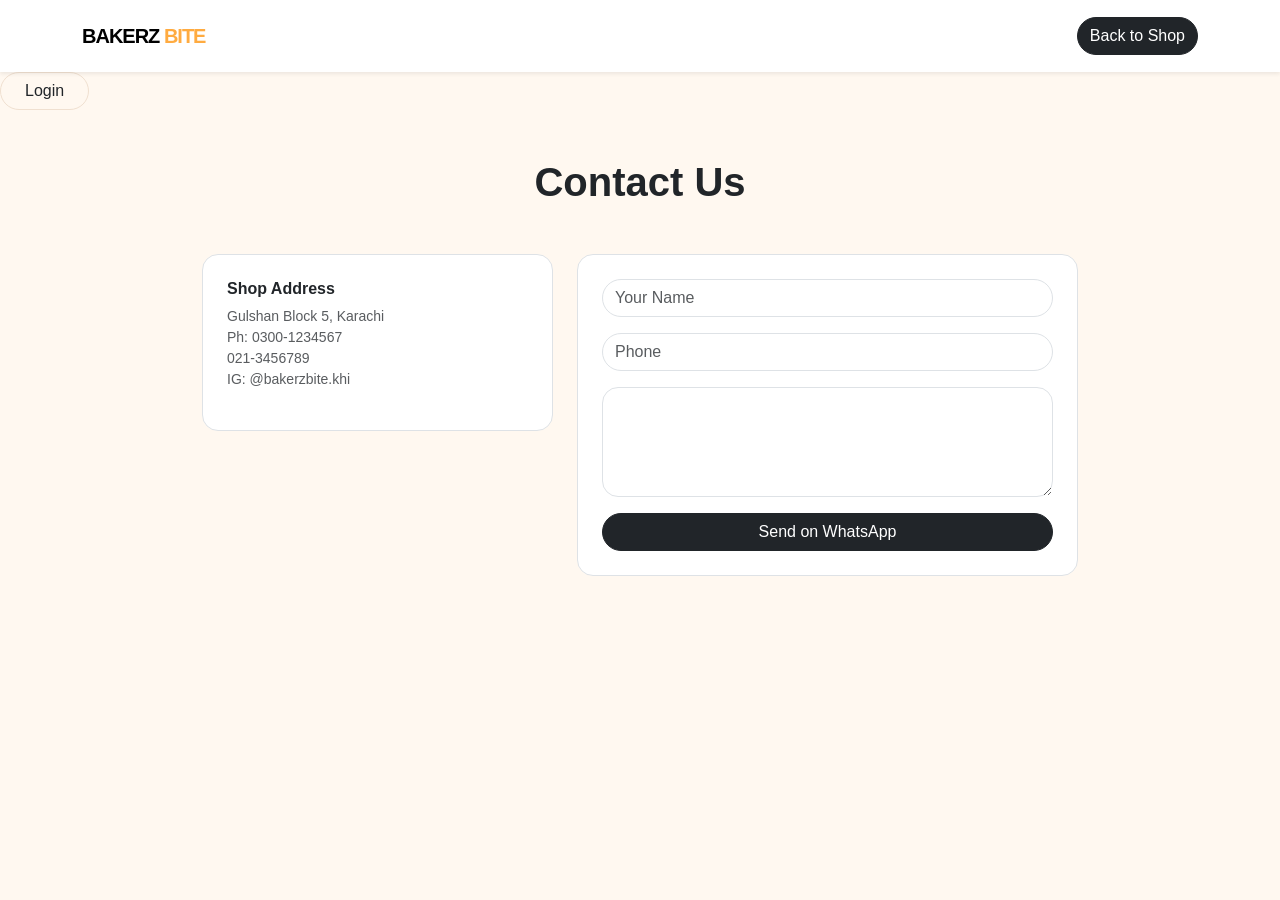
<file: contact.html>
<!DOCTYPE html>
<html>
<head>
    <meta charset="UTF-8"><meta name="viewport" content="width=device-width,initial-scale=1">
    <title>Contact - Bakerz Bite</title>
    <link href="https://cdn.jsdelivr.net/npm/bootstrap@5.3.3/dist/css/bootstrap.min.css" rel="stylesheet">
    <link rel="stylesheet" href="style.css">
</head>
<body>
<nav class="navbar bg-white shadow-sm py-3">
    <div class="container"><a class="navbar-brand fw-bold logo" href="index.html">BAKERZ <span>BITE</span>
    </a><a href="index.html" class="btn btn-dark rounded-pill ms-auto">Back to Shop</a></div></nav>
<a href="login.html" class="btn rounded-pill px-4" style="border:1px solid #f0e0d0">
  <i class="bi bi-person"></i> Login
</a>
    <div class="container mt-5" style="max-width:900px">
    <h1 class="fw-bold text-center">Contact Us</h1><div class="row g-4 mt-4"><div class="col-md-5"><div class="p-4 bg-white rounded-4 border"><h6 class="fw-bold">Shop Address</h6><p class="small text-muted">Gulshan Block 5, Karachi<br>Ph: 0300-1234567<br>021-3456789<br>IG: @bakerzbite.khi</p></div></div><div class="col-md-7"><form class="p-4 bg-white rounded-4 border"><input class="form-control rounded-pill mb-3" placeholder="Your Name">
        <input class="form-control rounded-pill mb-3" placeholder="Phone"><textarea class="form-control rounded-4 mb-3" rows="4" placeholder="Message...">
    </textarea><button type="button" class="btn btn-dark w-100 rounded-pill">Send on WhatsApp</button></form></div></div></div>
</body>
</html>
</file>
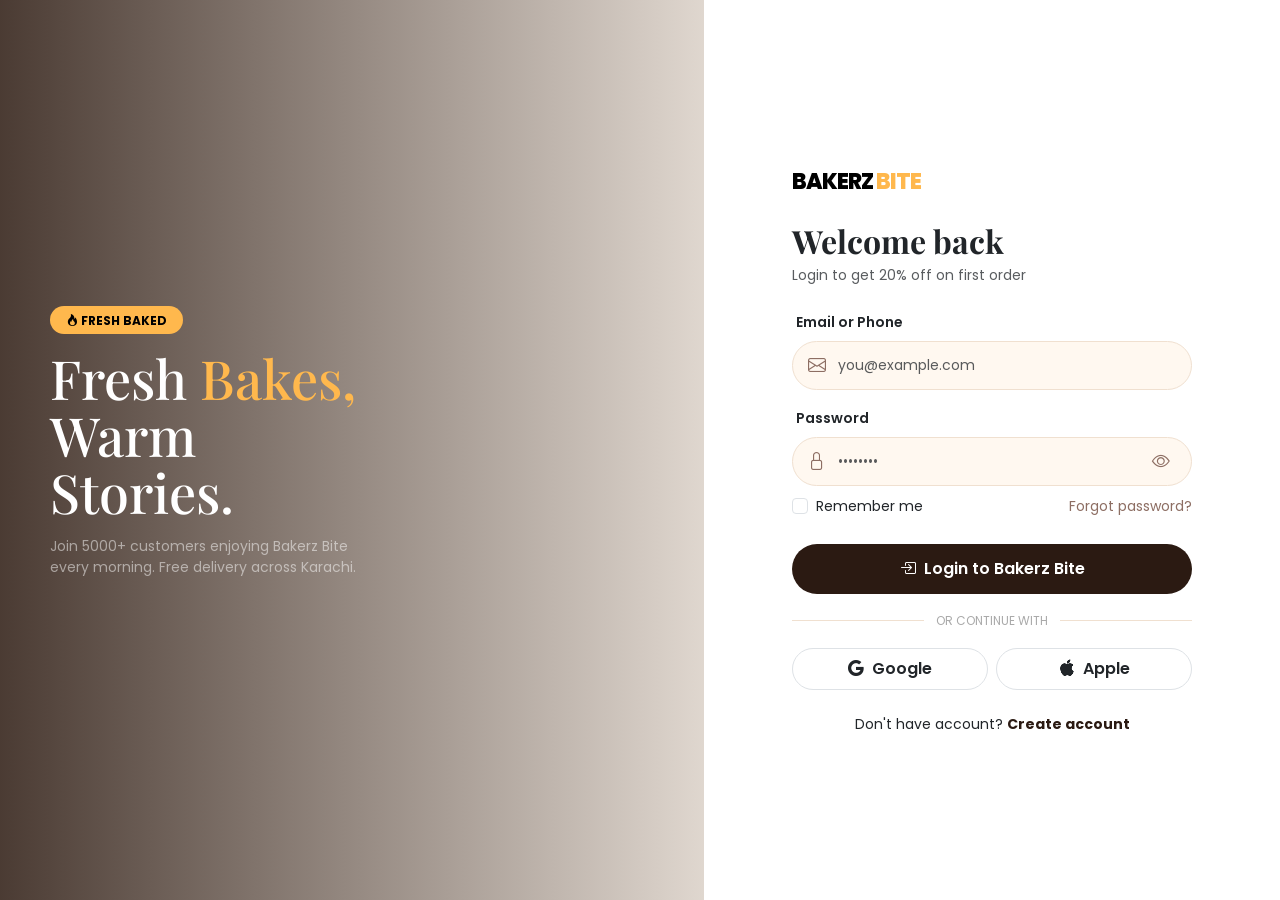
<file: login.html>
<!DOCTYPE html>
<html lang="en">
<head>
<meta charset="UTF-8"><meta name="viewport" content="width=device-width, initial-scale=1.0">
<title>Login - Bakerz Bite</title>
<link href="https://cdn.jsdelivr.net/npm/bootstrap@5.3.3/dist/css/bootstrap.min.css" rel="stylesheet">
<link href="https://cdn.jsdelivr.net/npm/bootstrap-icons@1.11.3/font/bootstrap-icons.css" rel="stylesheet">
<link href="https://fonts.googleapis.com/css2?family=Poppins:wght@400;600;700&family=Playfair+Display:wght@700&display=swap" rel="stylesheet">
<style>
:root{--brown:#2b1a12;--gold:#ffb84d;--cream:#fff8f0;--border:#f0e0d0}
body{font-family:'Poppins',sans-serif;background:var(--cream);margin:0}
.login-wrap{min-height:100vh;display:flex}
.video-side{width:55%;position:relative;overflow:hidden}
.video-side video{width:100%;height:100%;object-fit:cover;display:block}
.video-overlay{position:absolute;inset:0;background:linear-gradient(90deg,rgba(43,26,18,.85) 0%,rgba(43,26,18,.15) 100%);display:flex;align-items:center;padding:50px}
.form-side{width:45%;background:#fff;display:flex;align-items:center;justify-content:center;padding:40px}
.form-box{width:100%;max-width:400px}
.logo{font-weight:800;font-size:22px;letter-spacing:-1px;color:#000;text-decoration:none}.logo span{color:var(--gold)}
.input-wrap{position:relative}
.input-wrap .icon-left{position:absolute;left:16px;top:50%;transform:translateY(-50%);color:#8d6e63;font-size:18px;z-index:2}
.input-wrap .icon-right{position:absolute;right:16px;top:50%;transform:translateY(-50%);color:#8d6e63;font-size:18px;z-index:2;border:0;background:transparent}
.input-bake{width:100%;border-radius:100px!important;padding:13px 45px!important;border:1px solid var(--border)!important;background:#fff8f0!important;font-size:14px}
.input-bake:focus{border-color:var(--gold)!important;box-shadow:0 0 0 4px rgba(255,184,77,.25)!important;background:#fff!important;outline:0}
.btn-brown{background:var(--brown);color:#fff;border-radius:100px;padding:13px;border:0;width:100%;font-weight:600}
.btn-brown:hover{background:#000;color:#fff}
.divider{display:flex;align-items:center;gap:12px;color:#aaa;font-size:12px;margin:18px 0}.divider::before,.divider::after{content:'';flex:1;height:1px;background:var(--border)}
@media(max-width:991px){.login-wrap{flex-direction:column}.video-side{width:100%;height:48vh}.form-side{width:100%}.video-overlay{padding:25px}.video-overlay h1{font-size:34px!important}}
</style>
</head>
<body>

<div class="login-wrap">
  <!-- LEFT VIDEO -->
  <div class="video-side">
    <video autoplay muted loop playsinline poster="https://images.unsplash.com/photo-1555507036-ab1f4038808a?w=800">
      <source src="https://cdn.pixabay.com/video/2020/05/25/40130-424930032_large.mp4" type="video/mp4">
    </video>
    <div class="video-overlay">
      <div>
        <span class="badge rounded-pill px-3 py-2 mb-3" style="background:var(--gold);color:#000"><i class="bi bi-fire"></i> FRESH BAKED</span>
        <h1 style="font-family:'Playfair Display';color:#fff;font-size:54px;line-height:1.05">Fresh <span style="color:var(--gold)">Bakes,</span><br>Warm<br>Stories.</h1>
        <p class="text-white-50 small mt-3" style="max-width:340px">Join 5000+ customers enjoying Bakerz Bite every morning. Free delivery across Karachi.</p>
      </div>
    </div>
  </div>

  <!-- RIGHT FORM -->
  <div class="form-side">
    <div class="form-box">
      <a href="index.html" class="logo">BAKERZ <span>BITE</span></a>
      <h2 class="fw-bold mt-4 mb-1" style="font-family:'Playfair Display'">Welcome back</h2>
      <p class="text-muted small">Login to get 20% off on first order</p>

      <form class="mt-4" onsubmit="return false">
        <label class="small fw-semibold mb-2 ms-1">Email or Phone</label>
        <div class="input-wrap mb-3">
          <i class="bi bi-envelope icon-left"></i>
          <input type="text" class="form-control input-bake" placeholder="you@example.com">
        </div>

        <label class="small fw-semibold mb-2 ms-1">Password</label>
        <div class="input-wrap mb-2">
          <i class="bi bi-lock icon-left"></i>
          <input id="pass" type="password" class="form-control input-bake" placeholder="••••••••">
          <button type="button" class="icon-right" onclick="let i=document.getElementById('pass');i.type=i.type=='password'?'text':'password';this.innerHTML=i.type=='password'?'<i class=bi-eye></i>':'<i class=bi-eye-slash></i>'"><i class="bi bi-eye"></i></button>
        </div>

        <div class="d-flex justify-content-between align-items-center mb-4 mt-2">
          <div class="form-check"><input class="form-check-input" type="checkbox" id="rem"><label class="form-check-label small" for="rem">Remember me</label></div>
          <a href="#" class="small text-decoration-none" style="color:#8d6e63">Forgot password?</a>
        </div>

        <button class="btn-brown" onclick="location.href='index.html'"><i class="bi bi-box-arrow-in-right me-2"></i>Login to Bakerz Bite</button>

        <div class="divider">OR CONTINUE WITH</div>
        <div class="d-flex gap-2">
          <button class="btn border rounded-pill w-50 py-2 small fw-semibold"><i class="bi bi-google me-1"></i> Google</button>
          <button class="btn border rounded-pill w-50 py-2 small fw-semibold"><i class="bi bi-apple me-1"></i> Apple</button>
        </div>

        <p class="small text-center mt-4 mb-0">Don't have account? <a href="#" class="fw-bold text-decoration-none" style="color:var(--brown)">Create account</a></p>
      </form>
    </div>
  </div>
</div>

</body>
</html>
</file>
<file: style.css>
:root{--brown:#3e2723;--gold:#ffab40;--cream:#fff8f0;--border:#f0e0d0}
body{background:var(--cream);font-family:'Poppins',sans-serif}
.logo{letter-spacing:-1px}.logo span{color:var(--gold)}
.cat-btn{border:1px solid var(--border);background:#fff}
.cat-btn.active{background:var(--brown);color:#fff}
.card-bake{border:1px solid var(--border);border-radius:22px;overflow:hidden;background:#fff;transition:.3s;height:100%}
.card-bake:hover{transform:translateY(-6px);box-shadow:0 15px 30px rgba(0,0,0,.12)}
.card-bake img{height:200px;object-fit:cover;width:100%}
.tag{position:absolute;top:10px;left:10px;background:#fff;padding:4px 10px;border-radius:100px;font-size:10px;font-weight:700;box-shadow:0 2px 8px rgba(0,0,0,.1)}
.btn-brown{background:var(--brown);color:#fff;border-radius:100px;width:100%;border:0;padding:8px}
.page-link{border-radius:100px!important;margin:0 3px;width:42px;height:42px;display:flex;align-items:center;justify-content:center;border:1px solid var(--border)!important;color:var(--brown)!important;background:#fff!important}
.page-item.active .page-link{background:var(--brown)!important;color:#fff!important}
</file>
